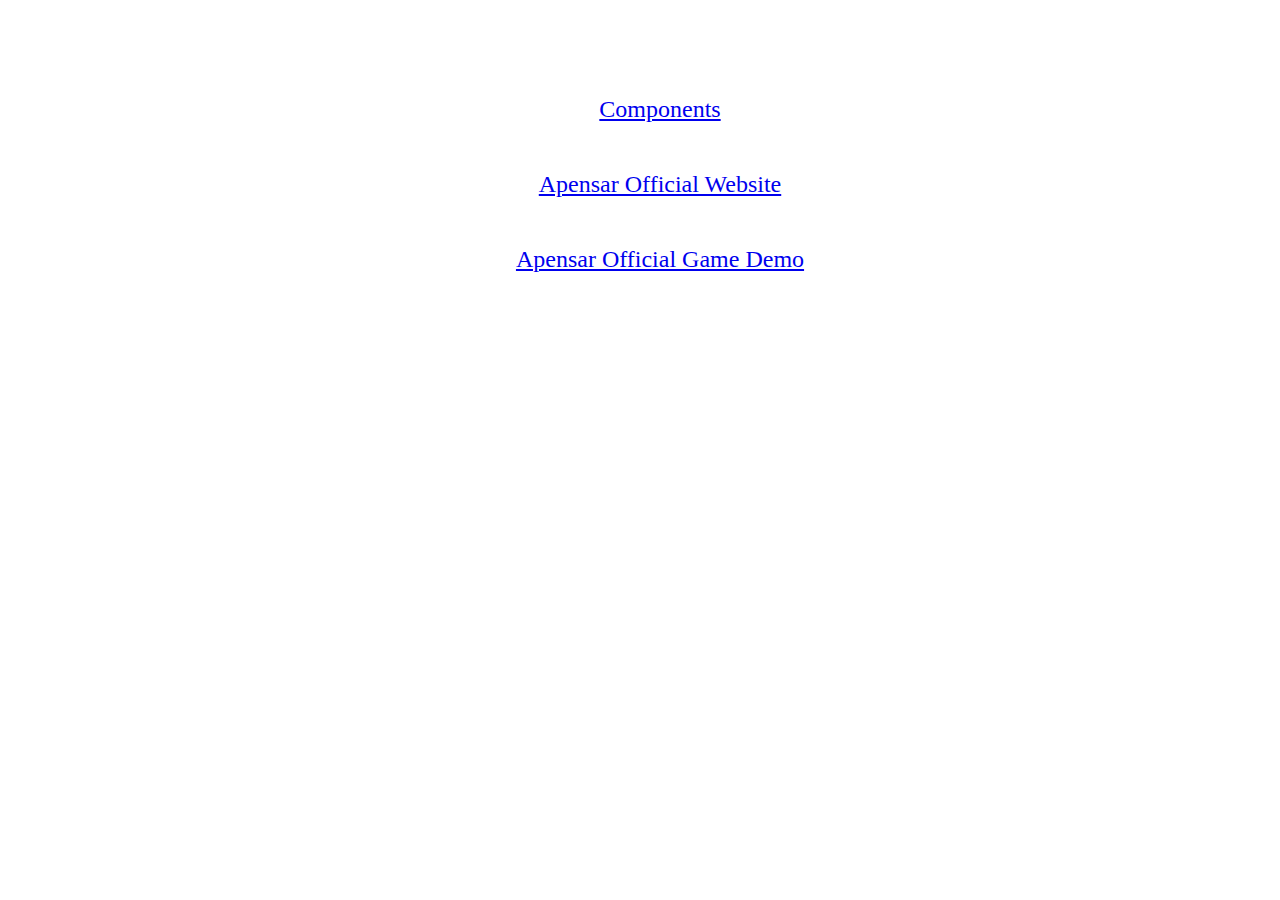
<file: index.html>
<html lang="en">
<head>
    <meta charset="UTF-8">
    <meta name="viewport" content="width=device-width, initial-scale=1.0">
    <title>Portfolio</title>

    <style>
        main {
            margin: 6rem auto;
            text-align: center;
        }

        ul {
            list-style: none;
        }

        li {
            font-size: 1.5rem;
            margin: 3rem 0;
        }
    </style>
</head>

<body>

    <main>
        <ul>
            <li>
                <a href="subrepositories/components/components.html">Components</a>
            </li>
            <li>
                <a href="subrepositories/apensar-website/apensar-website.html">Apensar Official Website</a>
            </li>
            <li>
                <a href="subrepositories/apensar-demo/apensar-demo.html">Apensar Official Game Demo</a>
            </li>
        </ul>
    </main>

</body>
</html>
</file>
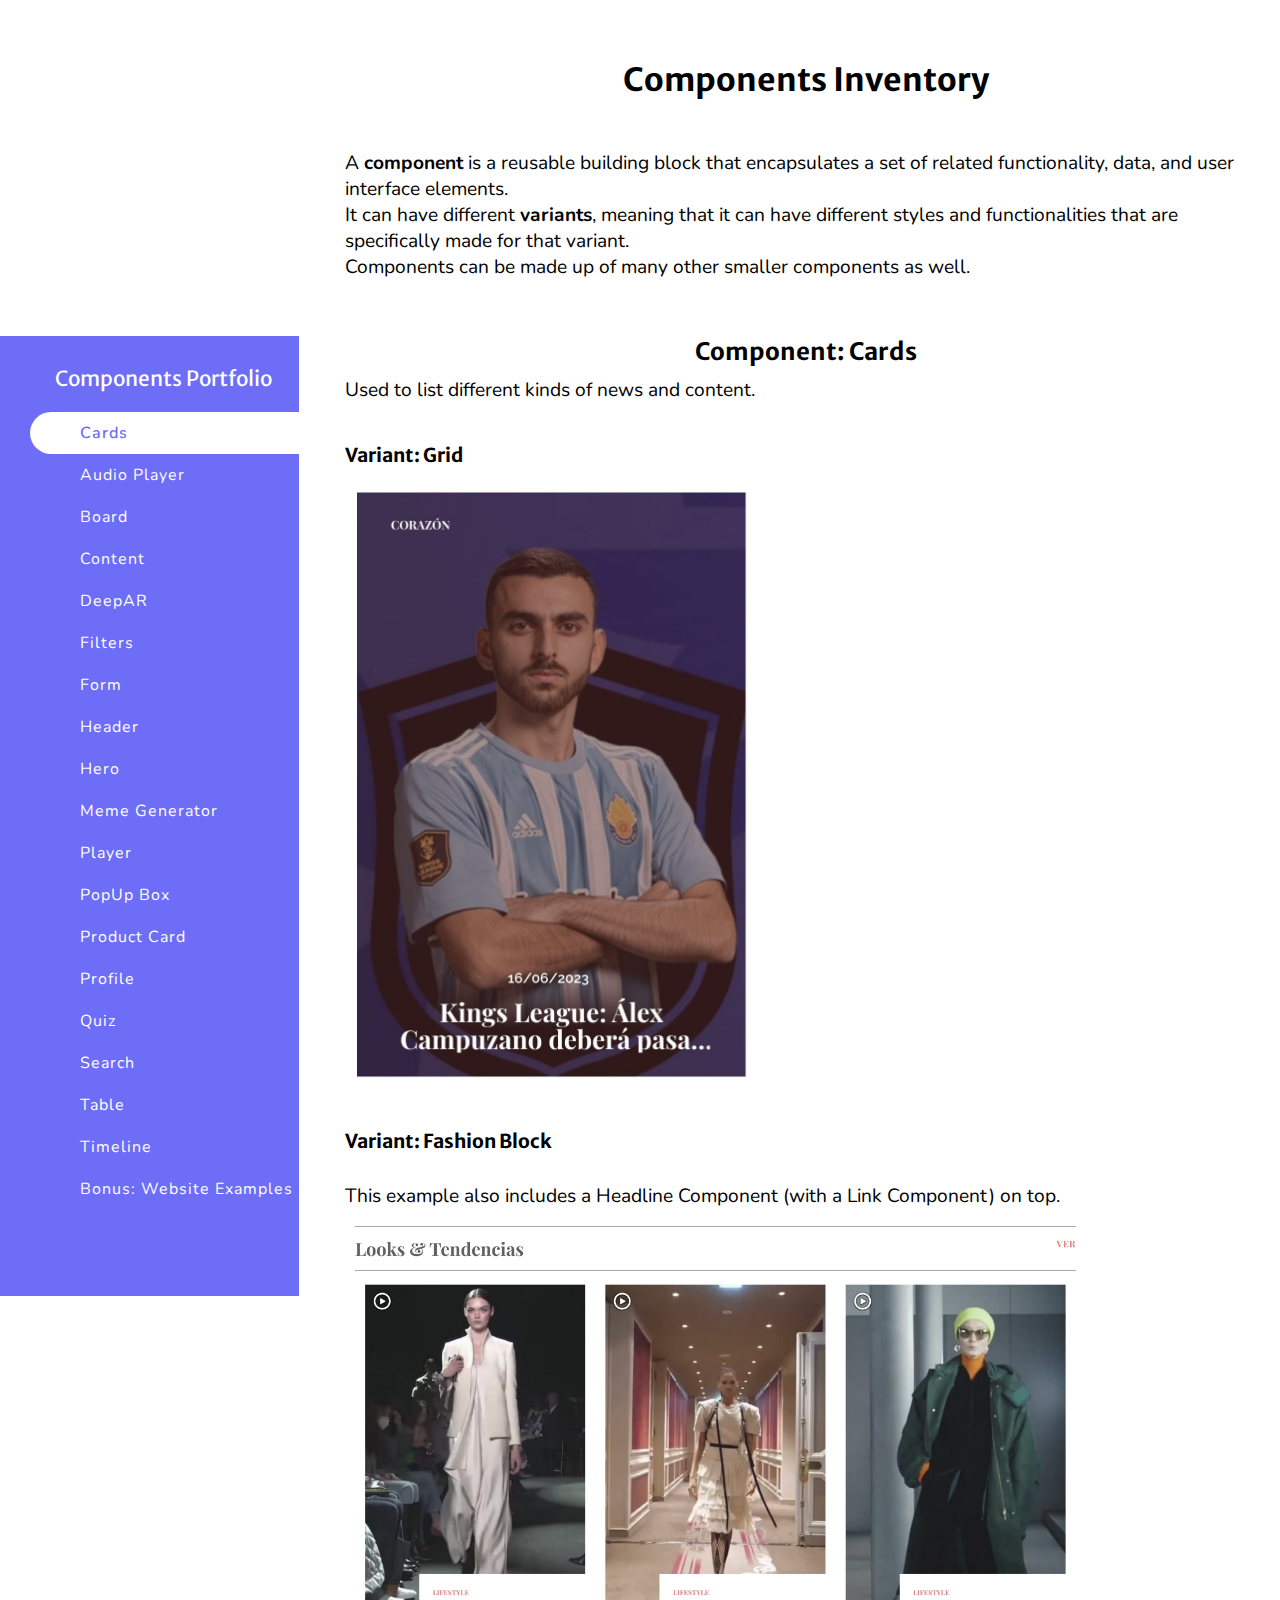
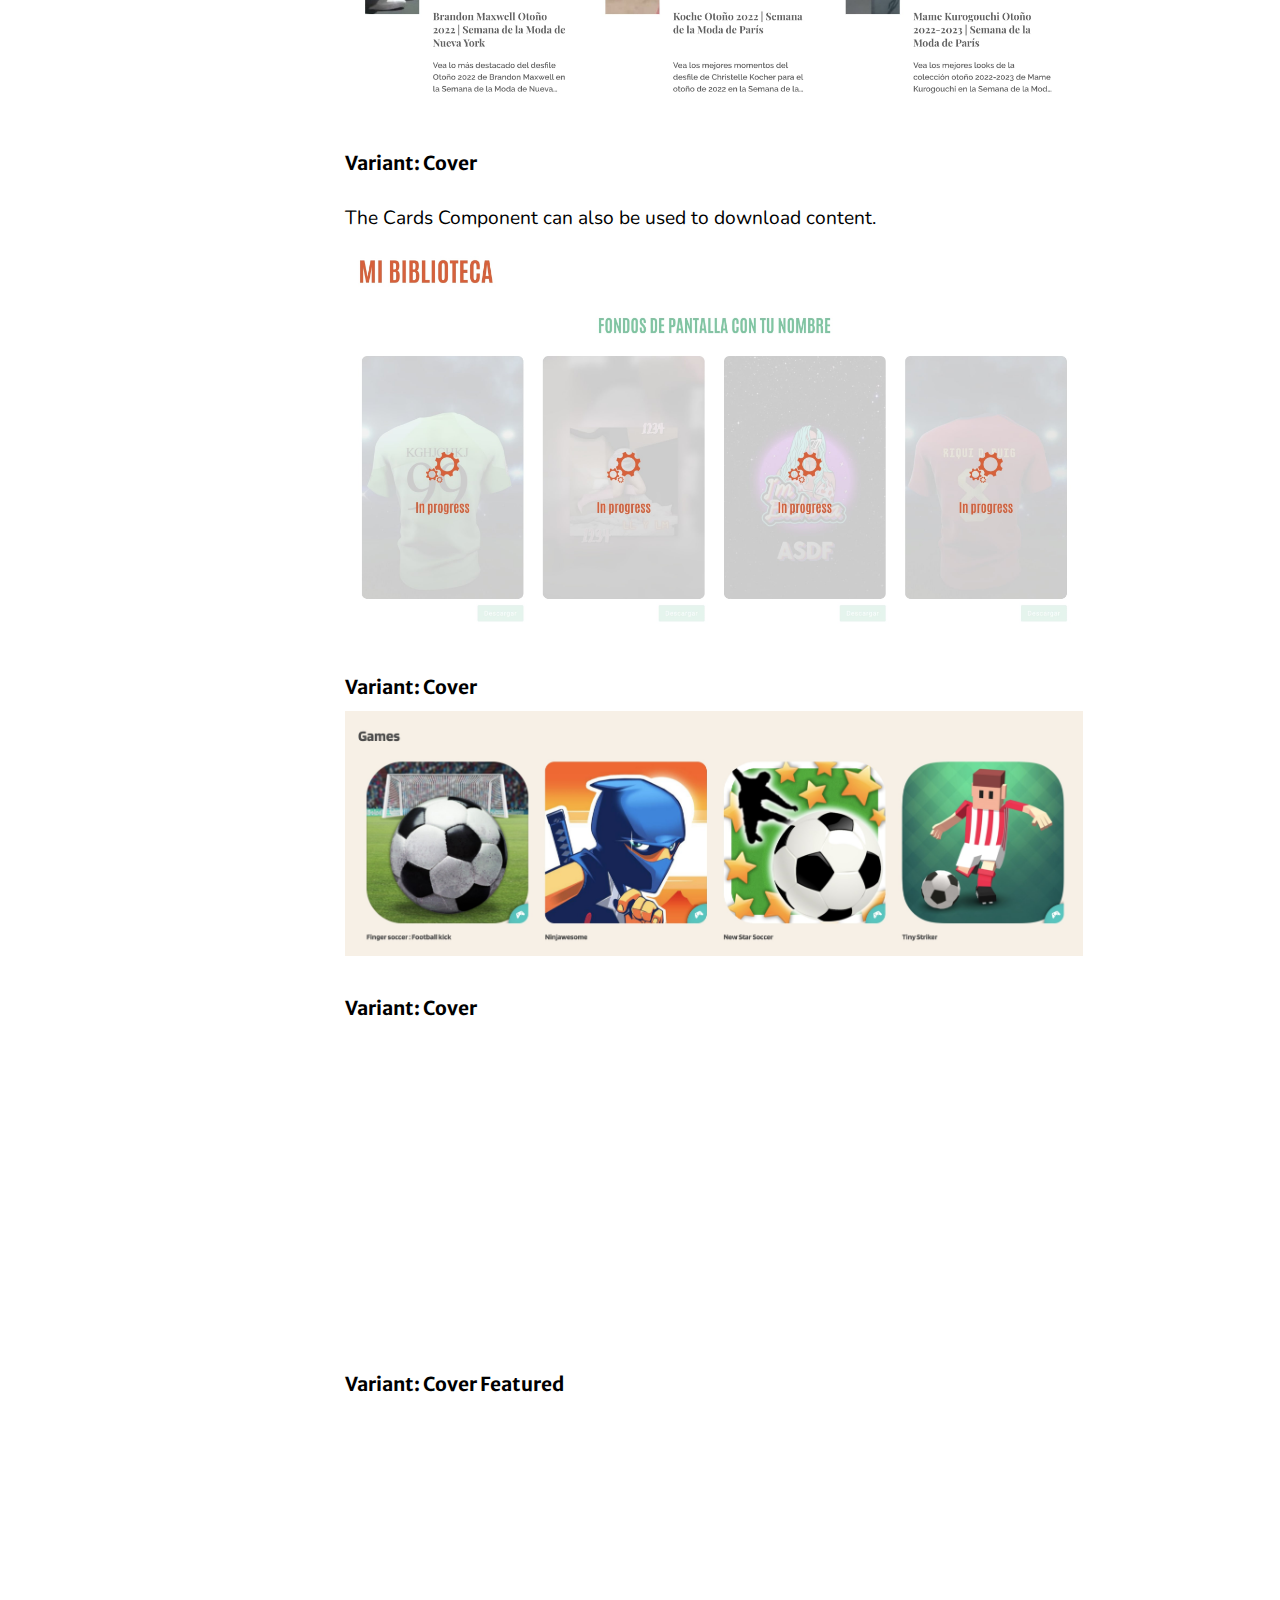
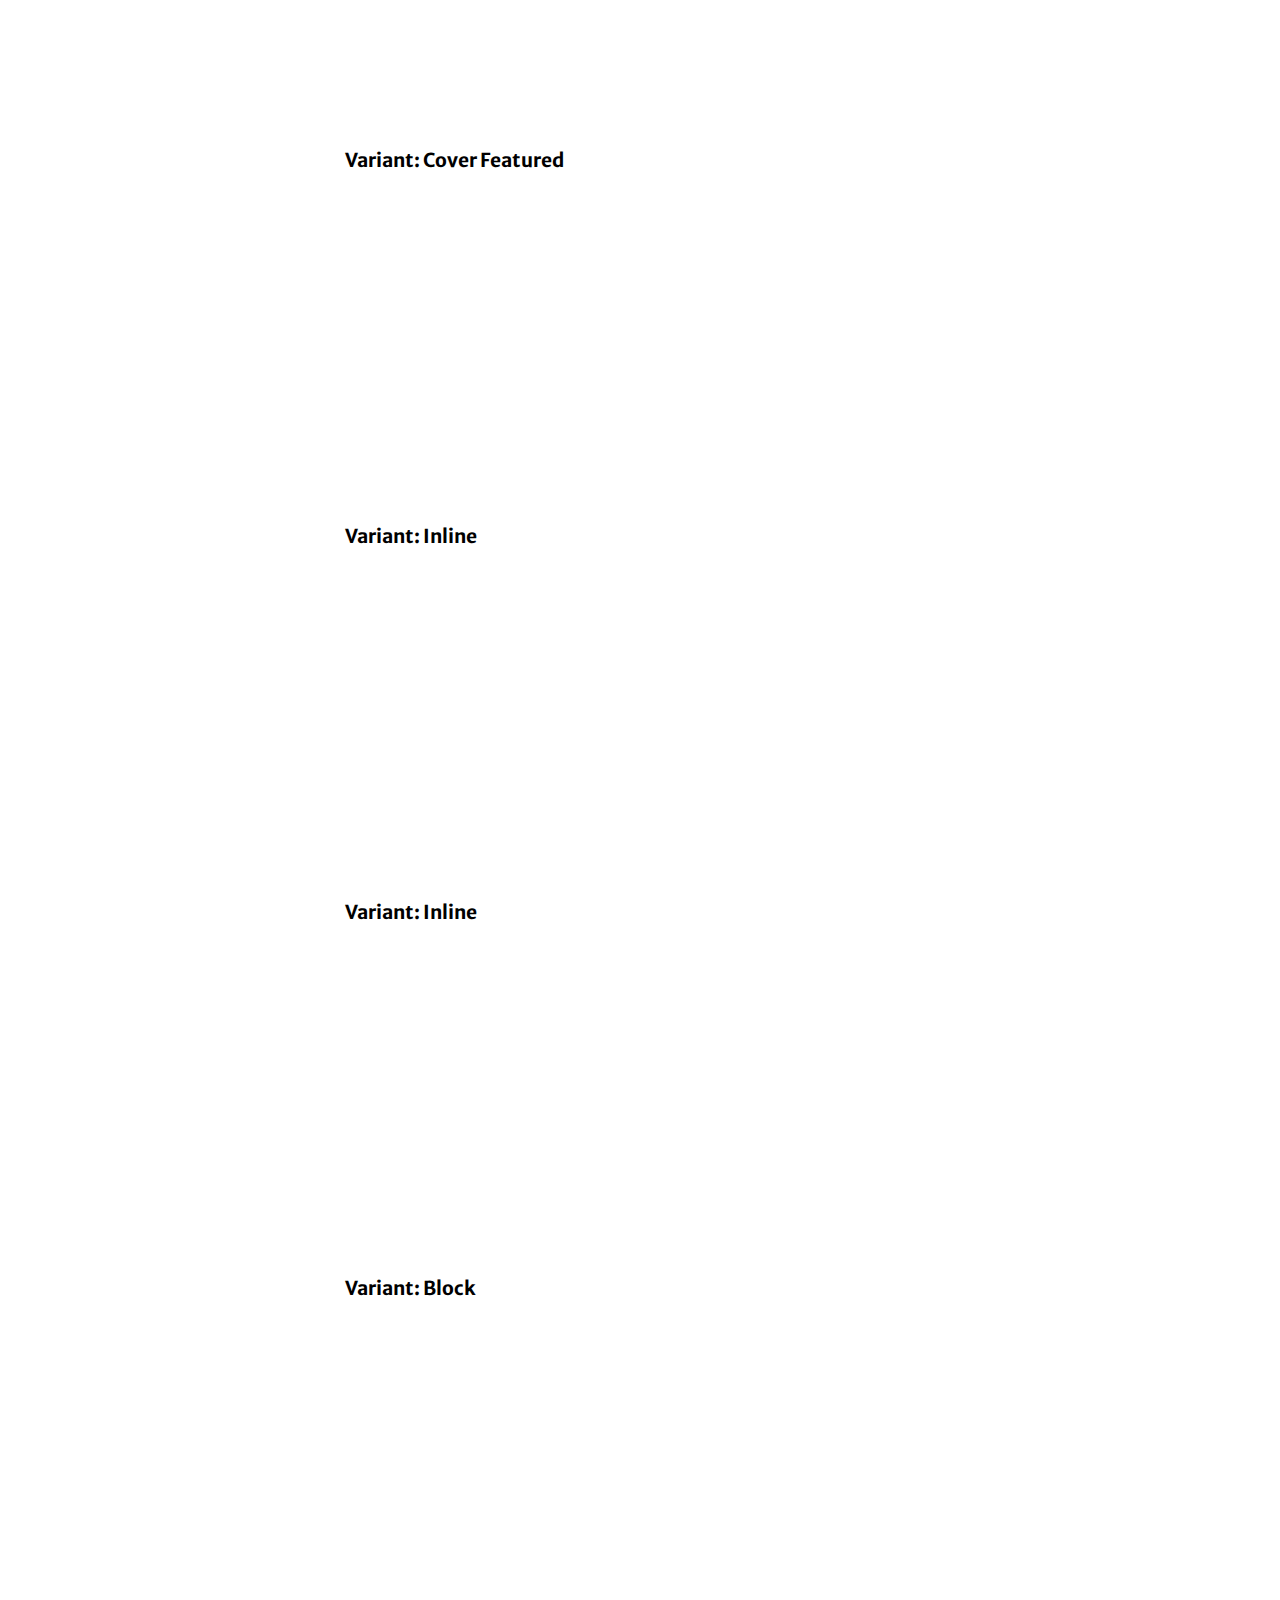
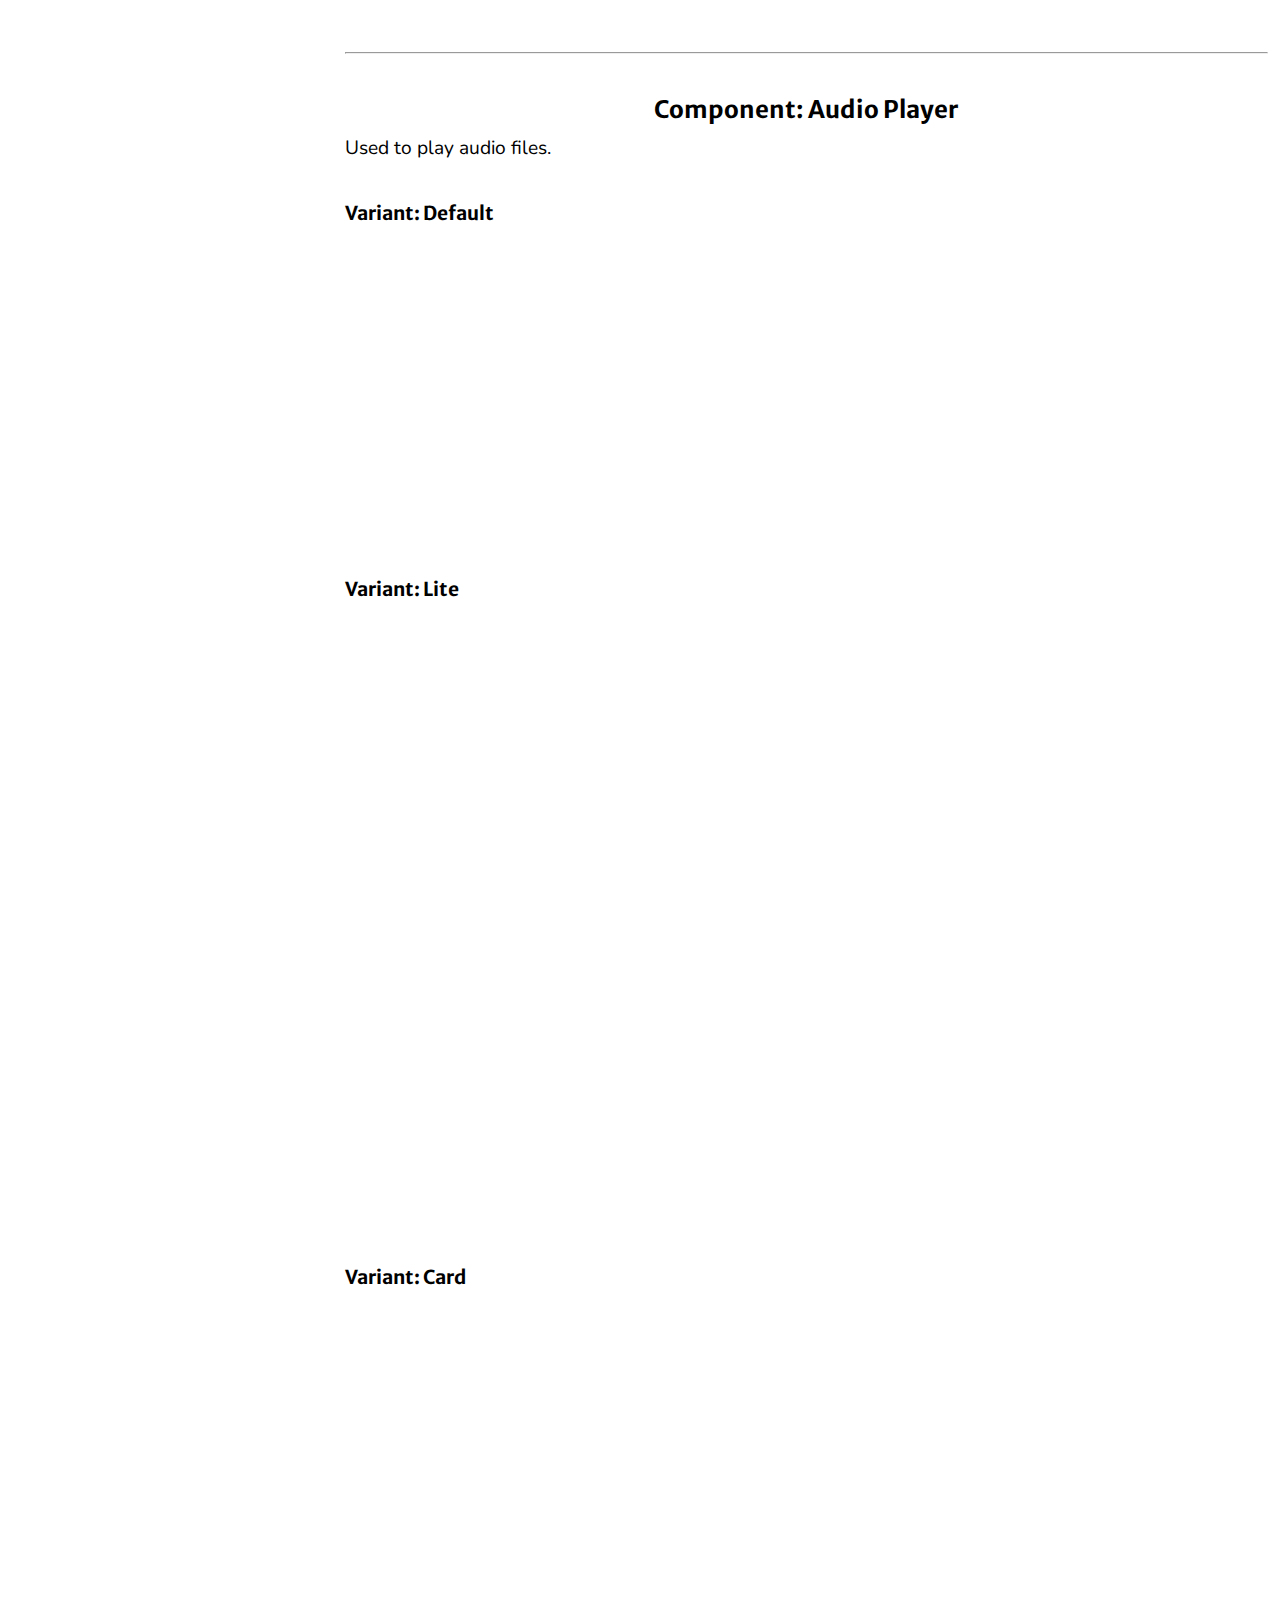
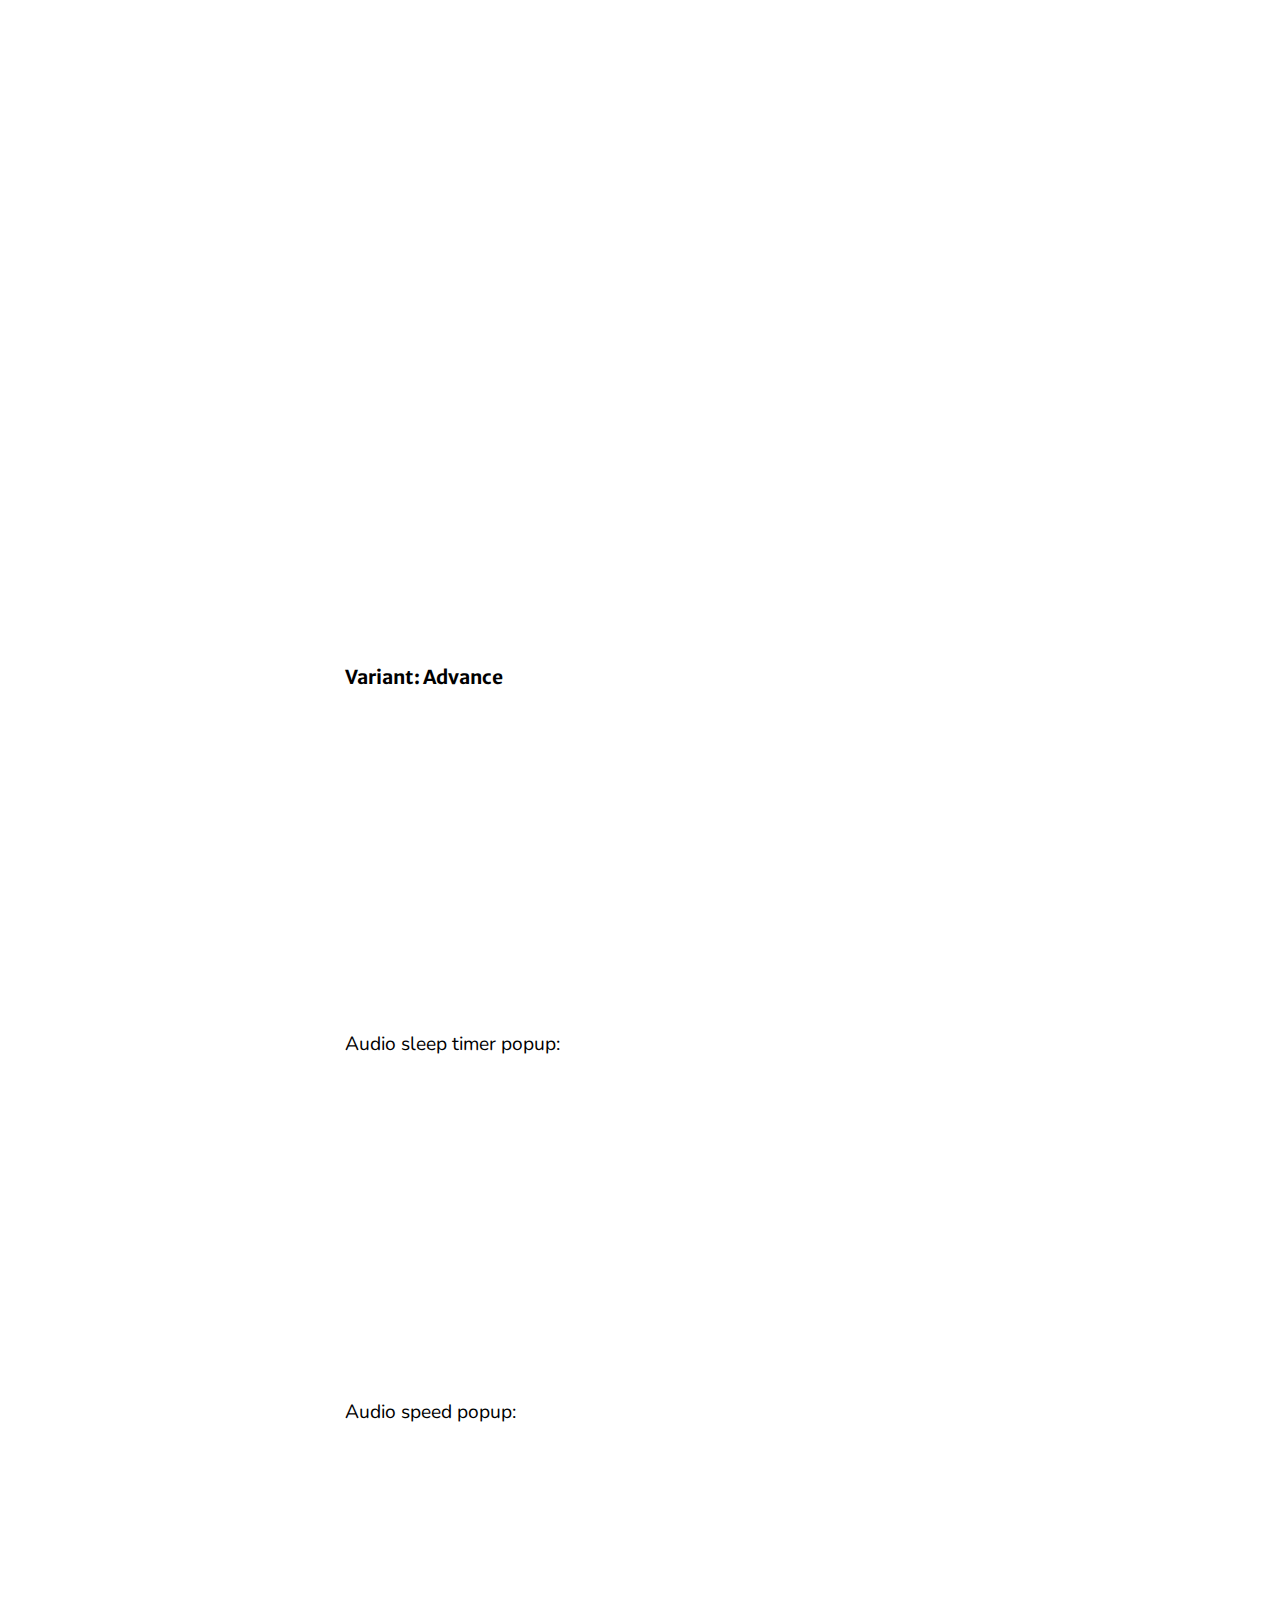
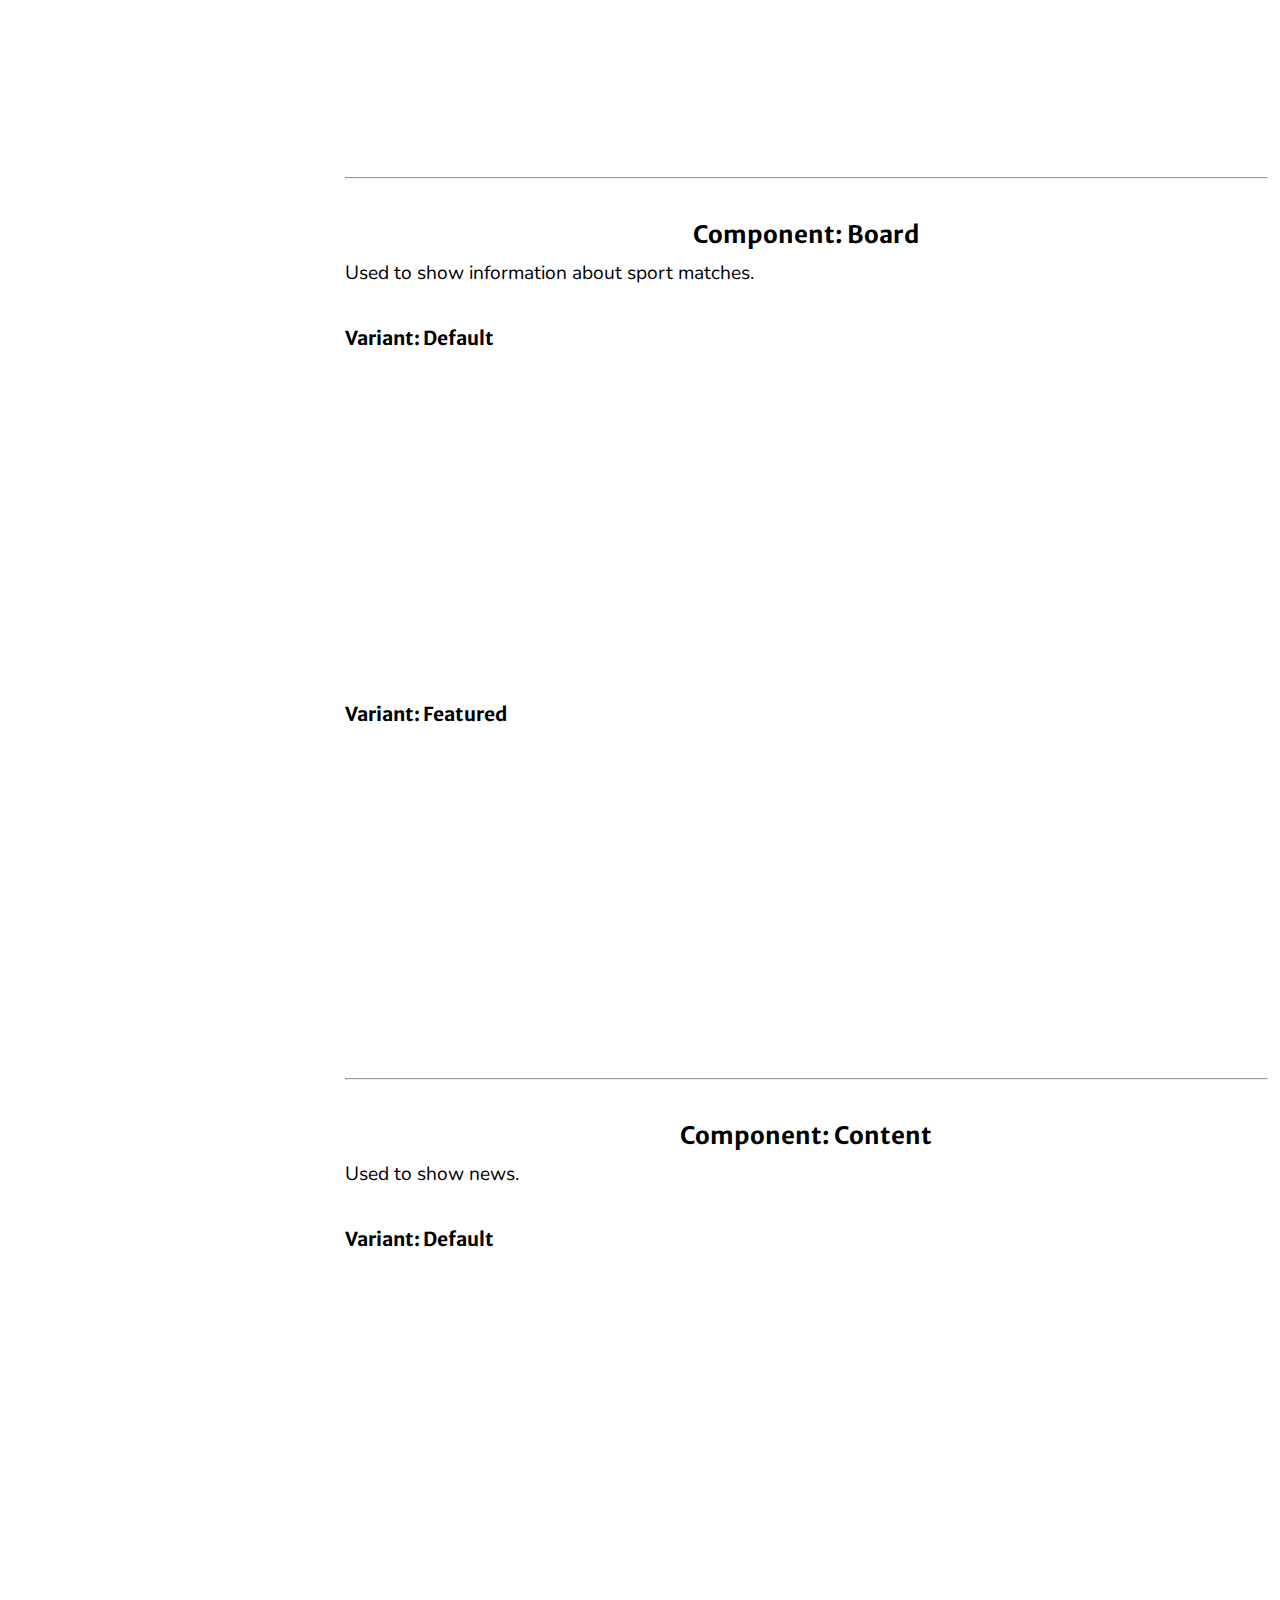
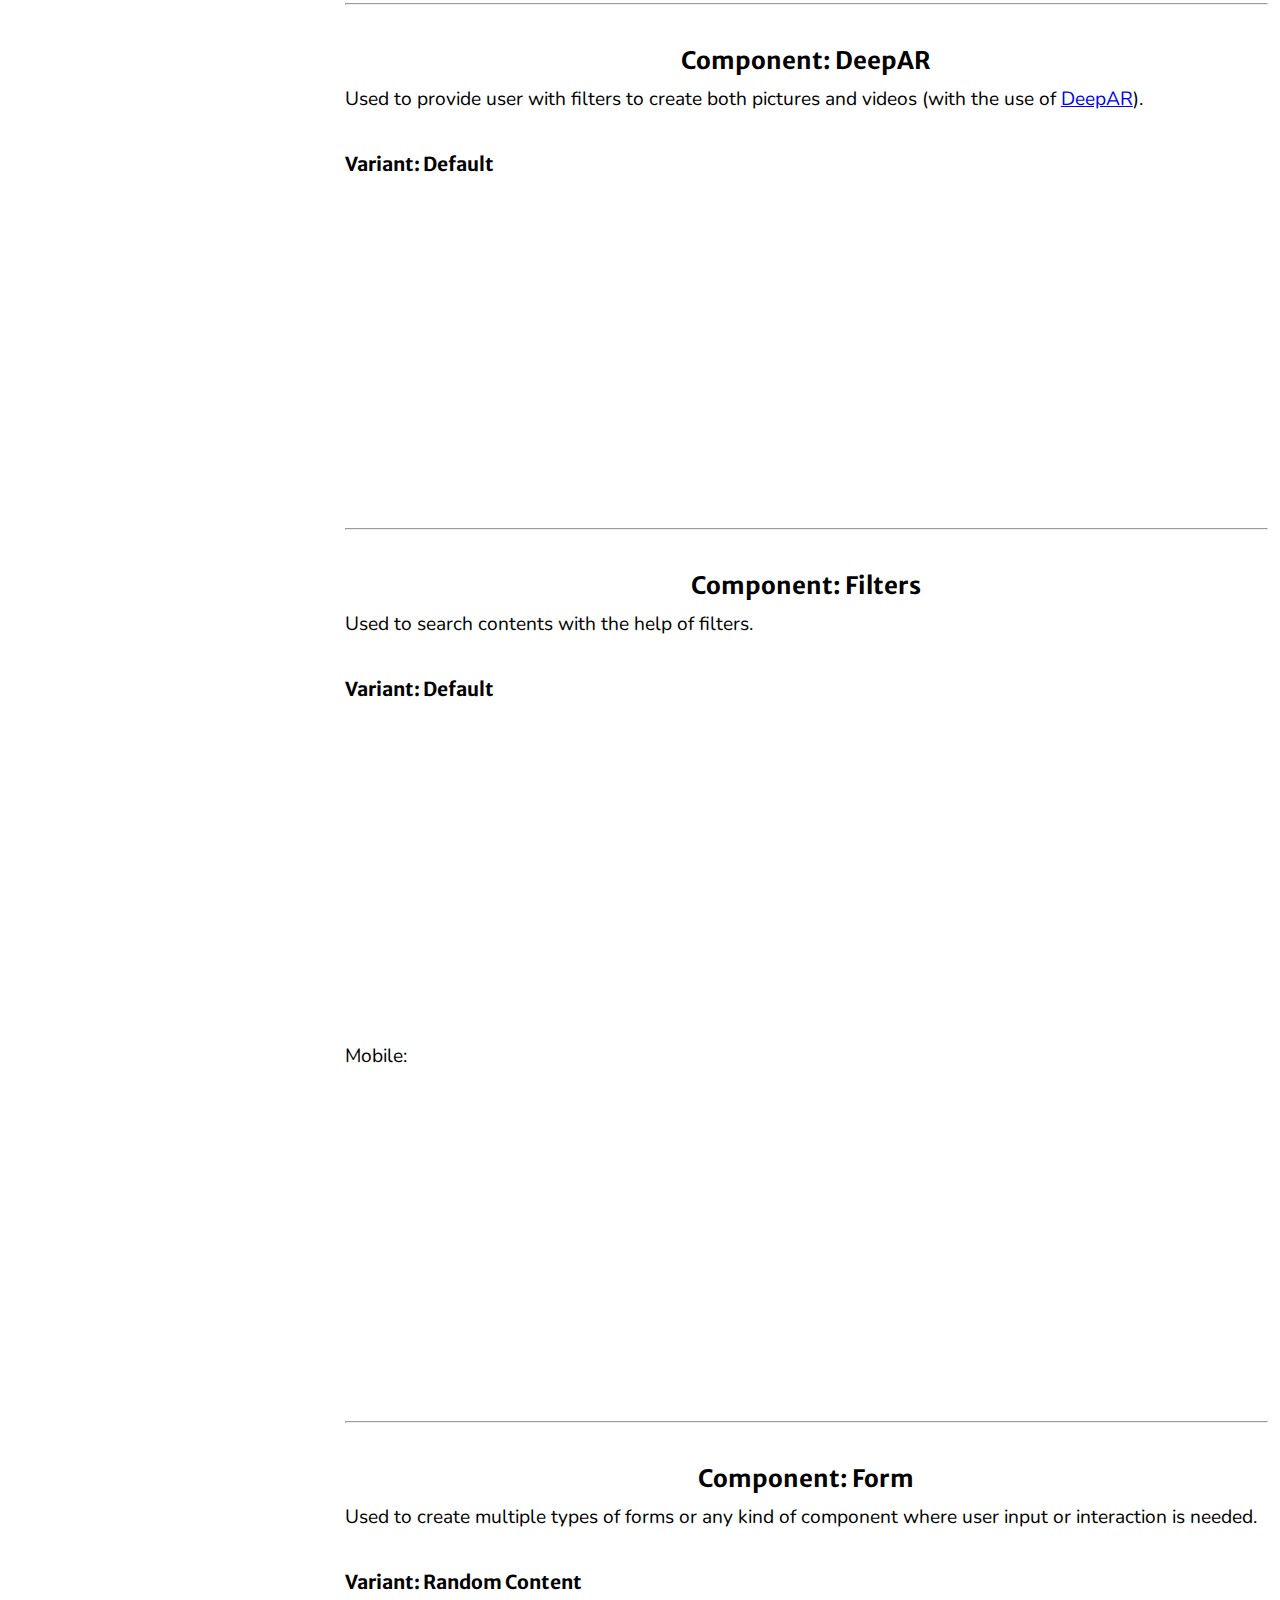
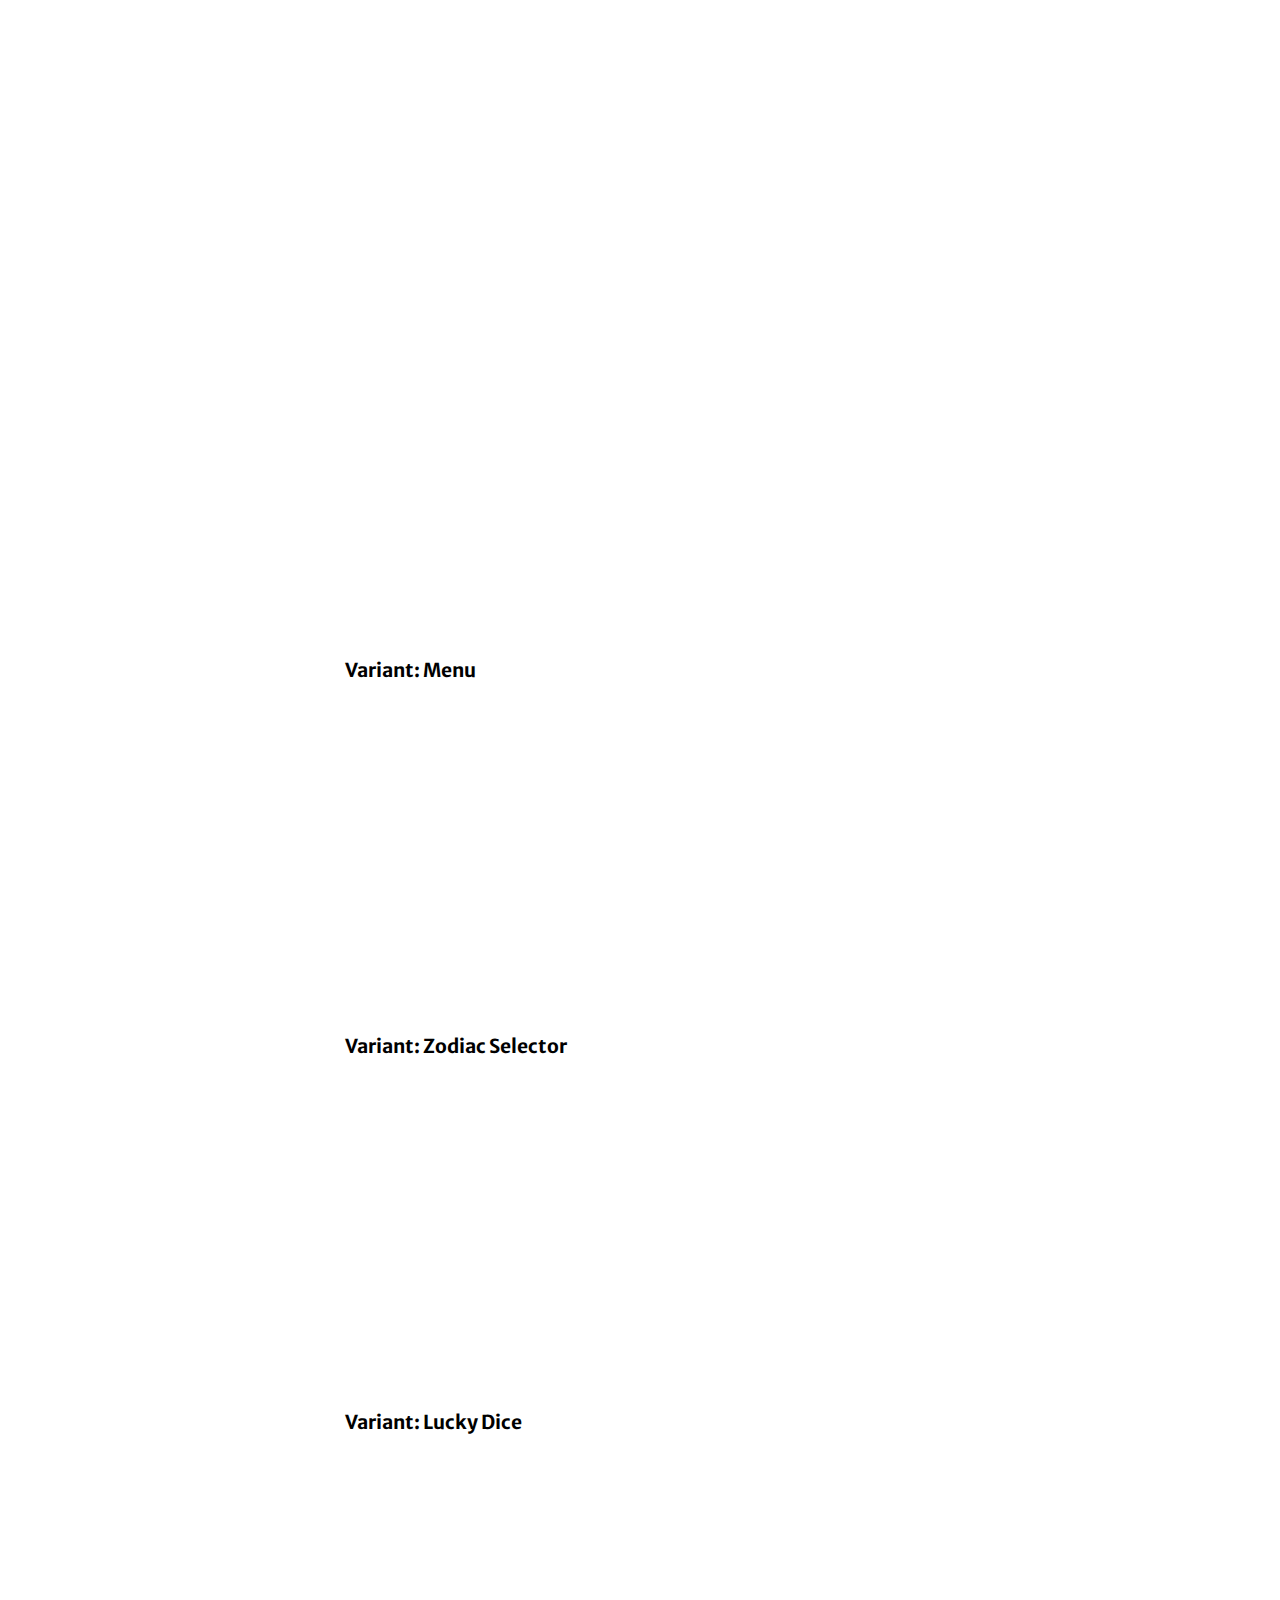
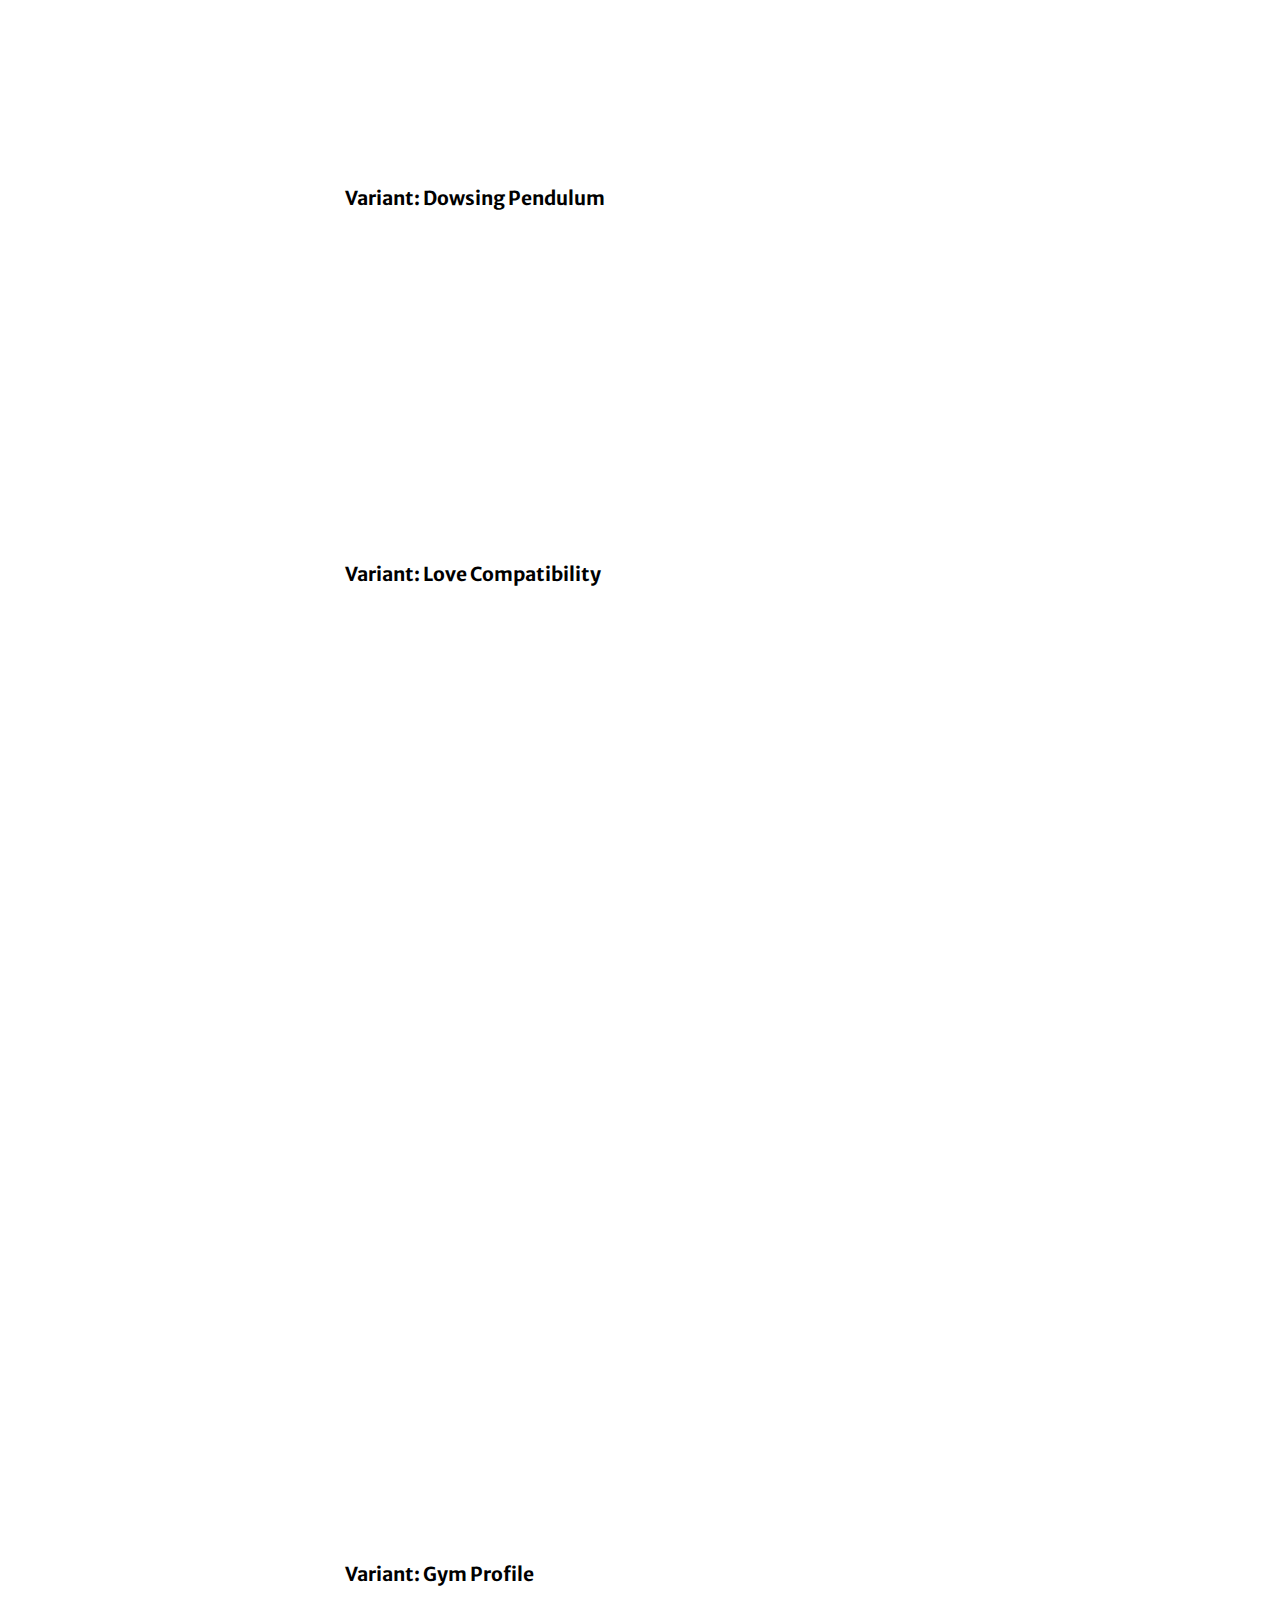
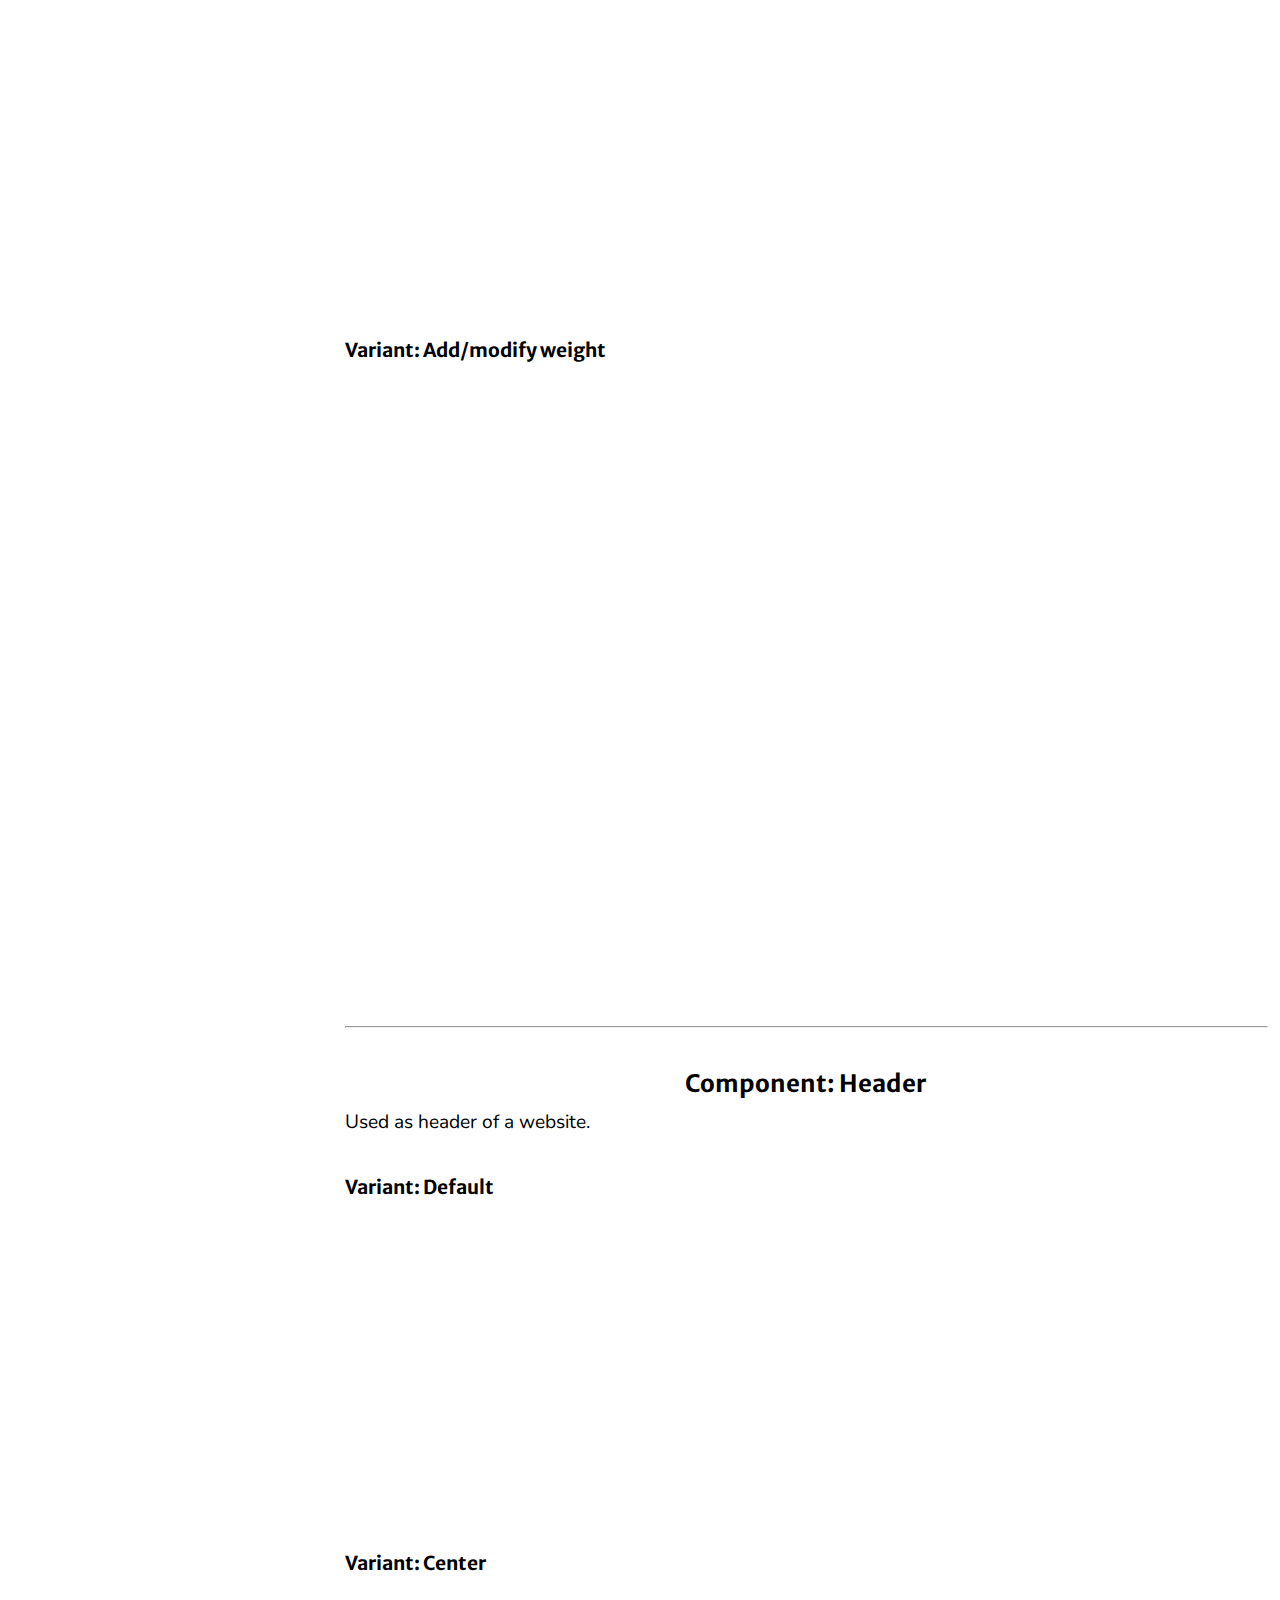
<file: subrepositories/components/components.html>
<html lang="en">
<head>
    <meta charset="UTF-8">
    <meta name="viewport" content="width=device-width, initial-scale=1.0">
    <title>Component Portfolio</title>

    <link rel="stylesheet" href="styles/styles.css">
</head>

<body>

    <nav id="navbar">
        <div class="navbar__inner-container">
            <div class="navbar__main">
                <a class="navbar__logo" href="#">Components Portfolio</a>
                <button id="navbar-hamburger">&#9776;</button>
            </div>

            <div class="navbar__menu">
                <ul>
                    <li><a href="#component-cards">Cards</a></li>
                    <li><a href="#component-audio-player">Audio Player</a></li>
                    <li><a href="#component-board">Board</a></li>
                    <li><a href="#component-content">Content</a></li>
                    <li><a href="#component-deepar">DeepAR</a></li>
                    <li><a href="#component-filters">Filters</a></li>
                    <li><a href="#component-form">Form</a></li>
                    <li><a href="#component-header">Header</a></li>
                    <li><a href="#component-hero">Hero</a></li>
                    <li><a href="#component-meme-generator">Meme Generator</a></li>
                    <li><a href="#component-player">Player</a></li>
                    <li><a href="#component-popup-box">PopUp Box</a></li>
                    <li><a href="#component-product-card">Product Card</a></li>
                    <li><a href="#component-profile">Profile</a></li>
                    <li><a href="#component-quiz">Quiz</a></li>
                    <li><a href="#component-search">Search</a></li>
                    <li><a href="#component-table">Table</a></li>
                    <li><a href="#component-timeline">Timeline</a></li>
                    <li><a href="#websites">Bonus: Website Examples</a></li>
                </ul>
            </div>
        </div>
    </nav>

    <div id="main">
        <section id="components">
            <h1>Components Inventory</h1>
    
            <p>
                A <b>component</b> is a reusable building block that encapsulates a set of related functionality, data, and user interface elements.
            </p>
            <p>
                It can have different <b>variants</b>, meaning that it can have different styles and functionalities that are specifically made for that variant.
            </p>
            <p>
                Components can be made up of many other smaller components as well.
            </p>
    
            <br><br>
    
    
            <div class="component-container" id="component-cards">
                <h2 class="component-container__title">Component: Cards</h2>
                <p class="component-container__text">Used to list different kinds of news and content.</p>
        
                <div class="component-container__variant">
                    <h4 class="component-container__variant-title">Variant: Grid</h4>
                    <img class="component-container__variant-image vertical lazy-load" data-src="img/cmp-cards01.jpg" alt="Cards Grid">
                </div>
    
                <div class="component-container__variant">
                    <h4 class="component-container__variant-title">Variant: Fashion Block</h4>
                    <p class="component-container__variant-text">This example also includes a Headline Component (with a Link Component) on top.</p>
                    <img class="component-container__variant-image horizontal lazy-load" data-src="img/cmp-cards02.jpg" alt="Cards Fashion Block">
                </div>
    
                <div class="component-container__variant">
                    <h4 class="component-container__variant-title">Variant: Cover</h4>
                    <p class="component-container__variant-text">The Cards Component can also be used to download content.</p>
                    <img class="component-container__variant-image horizontal lazy-load" data-src="img/cmp-cards03.jpg" alt="Cards Cover">
                </div>
    
                <div class="component-container__variant">
                    <h4 class="component-container__variant-title">Variant: Cover</h4>
                    <img class="component-container__variant-image horizontal lazy-load" data-src="img/cmp-cards04.jpg" alt="Cards Cover">
                </div>
    
                <div class="component-container__variant">
                    <h4 class="component-container__variant-title">Variant: Cover</h4>
                    <img class="component-container__variant-image horizontal lazy-load" data-src="img/cmp-cards05.jpg" alt="Cards Cover">
                </div>
    
                <div class="component-container__variant">
                    <h4 class="component-container__variant-title">Variant: Cover Featured</h4>
                    <img class="component-container__variant-image vertical lazy-load" data-src="img/cmp-cards06.jpg" alt="Cards Cover Featured">
                </div>
    
                <div class="component-container__variant">
                    <h4 class="component-container__variant-title">Variant: Cover Featured</h4>
                    <img class="component-container__variant-image horizontal lazy-load" data-src="img/cmp-cards07.jpg" alt="Cards Cover Featured">
                </div>
    
                <div class="component-container__variant">
                    <h4 class="component-container__variant-title">Variant: Inline</h4>
                    <img class="component-container__variant-image horizontal lazy-load" data-src="img/cmp-cards08.jpg" alt="Cards Inline">
                </div>
    
                <div class="component-container__variant">
                    <h4 class="component-container__variant-title">Variant: Inline</h4>
                    <img class="component-container__variant-image vertical lazy-load" data-src="img/cmp-cards09.jpg" alt="Cards Inline">
                </div>
    
                <div class="component-container__variant">
                    <h4 class="component-container__variant-title">Variant: Block</h4>
                    <img class="component-container__variant-image vertical lazy-load" data-src="img/cmp-cards12.jpg" alt="Cards Block">
                </div>
            </div>
    
            <hr>
    
            <div class="component-container" id="component-audio-player">
                <h2 class="component-container__title">Component: Audio Player</h2>
                <p class="component-container__text">Used to play audio files.</p>
        
                <div class="component-container__variant">
                    <h4 class="component-container__variant-title">Variant: Default</h4>
                    <img class="component-container__variant-image horizontal lazy-load" data-src="img/cmp-audio-player_default01.jpg" alt="Audio Player Default">
                </div>
    
                <div class="component-container__variant">
                    <h4 class="component-container__variant-title">Variant: Lite</h4>
                    <img class="component-container__variant-image small-horizontal lazy-load" data-src="img/cmp-audio-player_lite01.jpg" alt="Audio Player Lite">
                    <img class="component-container__variant-image small-horizontal lazy-load" data-src="img/cmp-audio-player_lite02.jpg" alt="Audio Player Lite">
                </div>
    
                <div class="component-container__variant">
                    <h4 class="component-container__variant-title">Variant: Card</h4>
                    <img class="component-container__variant-image horizontal lazy-load" data-src="img/cmp-audio-player_card01.jpg" alt="Audio Player Card">
                    <img class="component-container__variant-image horizontal lazy-load" data-src="img/cmp-audio-player_card02.jpg" alt="Audio Player Card">
                    <img class="component-container__variant-image horizontal lazy-load" data-src="img/cmp-audio-player_card03.jpg" alt="Audio Player Card">
                </div>
    
                <div class="component-container__variant">
                    <h4 class="component-container__variant-title">Variant: Advance</h4>
                    <img class="component-container__variant-image horizontal lazy-load" data-src="img/cmp-audio-player_advance01.jpg" alt="Audio Player Advance">
                    <p class="component-container__variant-text">Audio sleep timer popup:</p>
                    <img class="component-container__variant-image horizontal lazy-load" data-src="img/cmp-audio-player_advance02.jpg" alt="Audio Player Advance">
                    <p class="component-container__variant-text">Audio speed popup:</p>
                    <img class="component-container__variant-image horizontal lazy-load" data-src="img/cmp-audio-player_advance03.jpg" alt="Audio Player Advance">
                </div>
            </div>
    
            <hr>
    
            <div class="component-container" id="component-board">
                <h2 class="component-container__title">Component: Board</h2>
                <p class="component-container__text">Used to show information about sport matches.</p>
        
                <div class="component-container__variant">
                    <h4 class="component-container__variant-title">Variant: Default</h4>
                    <img class="component-container__variant-image horizontal lazy-load" data-src="img/cmp-board_default01.jpg" alt="Board Default">
                </div>
    
                <div class="component-container__variant">
                    <h4 class="component-container__variant-title">Variant: Featured</h4>
                    <img class="component-container__variant-image horizontal lazy-load" data-src="img/cmp-board_featured01.jpg" alt="Board Featured">
                </div>
            </div>
    
            <hr>
    
            <div class="component-container" id="component-content">
                <h2 class="component-container__title">Component: Content</h2>
                <p class="component-container__text">Used to show news.</p>
    
                <div class="component-container__variant">
                    <h4 class="component-container__variant-title">Variant: Default</h4>
                    <img class="component-container__variant-image horizontal lazy-load" data-src="img/cmp-content-new_default01.jpg" alt="Content">
                </div>
            </div>
    
            <hr>
    
            <div class="component-container" id="component-deepar">
                <h2 class="component-container__title">Component: DeepAR</h2>
                <p class="component-container__text">Used to provide user with filters to create both pictures and videos (with the use of <a href="https://www.deepar.ai/">DeepAR</a>).</p>
    
                <div class="component-container__variant">
                    <h4 class="component-container__variant-title">Variant: Default</h4>
                    <img class="component-container__variant-image horizontal lazy-load" data-src="img/cmp-deepar01.jpg" alt="DeepAR">
                </div>
            </div>
    
            <hr>
    
            <div class="component-container" id="component-filters">
                <h2 class="component-container__title">Component: Filters</h2>
                <p class="component-container__text">Used to search contents with the help of filters.</p>
    
                <div class="component-container__variant">
                    <h4 class="component-container__variant-title">Variant: Default</h4>
                    <img class="component-container__variant-image horizontal lazy-load" data-src="img/cmp-filters01.jpg" alt="Filters">
                    <p class="component-container__variant-text">Mobile:</p>
                    <img class="component-container__variant-image vertical lazy-load" data-src="img/cmp-filters02.jpg" alt="Filters">
                </div>
            </div>
    
            <hr>
    
            <div class="component-container" id="component-form">
                <h2 class="component-container__title">Component: Form</h2>
                <p class="component-container__text">Used to create multiple types of forms or any kind of component where user input or interaction is needed.</p>
    
                <div class="component-container__variant">
                    <h4 class="component-container__variant-title">Variant: Random Content</h4>
                    <img class="component-container__variant-image horizontal lazy-load" data-src="img/cmp-form_random-content01.jpg" alt="Form Random Content">
                    <img class="component-container__variant-image horizontal lazy-load" data-src="img/cmp-form_random-content02.jpg" alt="Form Random Content">
                </div>
    
                <div class="component-container__variant">
                    <h4 class="component-container__variant-title">Variant: Menu</h4>
                    <img class="component-container__variant-image horizontal lazy-load" data-src="img/cmp-form_menu01.jpg" alt="Form Menu">
                </div>
    
                <div class="component-container__variant">
                    <h4 class="component-container__variant-title">Variant: Zodiac Selector</h4>
                    <img class="component-container__variant-image horizontal lazy-load" data-src="img/cmp-form_zodiac-selector.jpg" alt="Form Zodiac Selector">
                </div>
    
                <div class="component-container__variant">
                    <h4 class="component-container__variant-title">Variant: Lucky Dice</h4>
                    <img class="component-container__variant-image horizontal lazy-load" data-src="img/cmp-form_lucky-dice01.jpg" alt="Form Lucky Dice">
                </div>
    
                <div class="component-container__variant">
                    <h4 class="component-container__variant-title">Variant: Dowsing Pendulum</h4>
                    <img class="component-container__variant-image horizontal lazy-load" data-src="img/cmp-form_dowsing-pendulum01.jpg" alt="Form Dowsing Pendulum">
                </div>
    
                <div class="component-container__variant">
                    <h4 class="component-container__variant-title">Variant: Love Compatibility</h4>
                    <img class="component-container__variant-image horizontal lazy-load" data-src="img/cmp-form_love-compatibility01.jpg" alt="Form Love Compatibility">
                    <img class="component-container__variant-image horizontal lazy-load" data-src="img/cmp-form_love-compatibility02.jpg" alt="Form Love Compatibility">
                    <img class="component-container__variant-image horizontal lazy-load" data-src="img/cmp-form_love-compatibility03.jpg" alt="Form Love Compatibility">
                </div>
    
                <div class="component-container__variant">
                    <h4 class="component-container__variant-title">Variant: Gym Profile</h4>
                    <img class="component-container__variant-image horizontal lazy-load" data-src="img/cmp-form_gym-profile.jpg" alt="Form Gym Profile">
                </div>
    
                <div class="component-container__variant">
                    <h4 class="component-container__variant-title">Variant: Add/modify weight</h4>
                    <img class="component-container__variant-image horizontal lazy-load" data-src="img/cmp-form_add-modify-weight02.jpg" alt="Form Add Modify Weight">
                    <img class="component-container__variant-image horizontal lazy-load" data-src="img/cmp-form_add-modify-weight01.jpg" alt="Form Add Modify Weight">
                </div>
    
            </div>
    
            <hr>
    
            <div class="component-container" id="component-header">
                <h2 class="component-container__title">Component: Header</h2>
                <p class="component-container__text">Used as header of a website.</p>
    
                <div class="component-container__variant">
                    <h4 class="component-container__variant-title">Variant: Default</h4>
                    <img class="component-container__variant-image horizontal lazy-load" data-src="img/cmp-header04.jpg" alt="Header Default">
                </div>
    
                <div class="component-container__variant">
                    <h4 class="component-container__variant-title">Variant: Center</h4>
                    <img class="component-container__variant-image horizontal lazy-load" data-src="img/cmp-header01.jpg" alt="Header Center">
                </div>
    
                <div class="component-container__variant">
                    <h4 class="component-container__variant-title">Variant: Box</h4>
                    <img class="component-container__variant-image horizontal lazy-load" data-src="img/cmp-header02.jpg" alt="Header Box">
                    <img class="component-container__variant-image horizontal lazy-load" data-src="img/cmp-header03.jpg" alt="Header Box">
                </div>
            </div>
    
            <hr>
    
            <div class="component-container" id="component-hero">
                <h2 class="component-container__title">Component: Hero</h2>
                <p class="component-container__text">Used as first component of a page to show relevant information to user.</p>
    
                <div class="component-container__variant">
                    <h4 class="component-container__variant-title">Variant: Default</h4>
                    <img class="component-container__variant-image horizontal lazy-load" data-src="img/cmp-hero_default01.jpg" alt="Hero Default">
                </div>
    
                <div class="component-container__variant">
                    <h4 class="component-container__variant-title">Variant: Editorial</h4>
                    <img class="component-container__variant-image horizontal lazy-load" data-src="img/cmp-hero_editorial01.jpg" alt="Hero Editorial">
                </div>
    
                <div class="component-container__variant">
                    <h4 class="component-container__variant-title">Variant: Main</h4>
                    <img class="component-container__variant-image horizontal lazy-load" data-src="img/cmp-hero_main01.jpg" alt="Hero Main">
                </div>
            </div>
    
            <hr>
    
            <div class="component-container" id="component-meme-generator">
                <h2 class="component-container__title">Component: Meme Generator</h2>
                <p class="component-container__text">Used to create custom memes.</p>
    
                <div class="component-container__variant">
                    <h4 class="component-container__variant-title">Variant: Default</h4>
                    <img class="component-container__variant-image horizontal lazy-load" data-src="img/cmp-meme-generator01.jpg" alt="Meme Generator">
                    <img class="component-container__variant-image horizontal lazy-load" data-src="img/cmp-meme-generator02.jpg" alt="Meme Generator">
                </div>
            </div>
    
            <hr>
    
            <div class="component-container" id="component-player">
                <h2 class="component-container__title">Component: Player</h2>
                <p class="component-container__text">Used to show videos.</p>
    
                <div class="component-container__variant">
                    <h4 class="component-container__variant-title">Variant: Default</h4>
                    <img class="component-container__variant-image horizontal lazy-load" data-src="img/cmp-player01.jpg" alt="Player">
                </div>
            </div>
    
            <hr>
    
            <div class="component-container" id="component-popup-box">
                <h2 class="component-container__title">Component: PopUp Box</h2>
                <p class="component-container__text">Used to show popup messages in other components.</p>
    
                <div class="component-container__variant">
                    <h4 class="component-container__variant-title">Variant: Default</h4>
                    <img class="component-container__variant-image horizontal lazy-load" data-src="img/cmp-popup-box01.jpg" alt="PopUp Box">
                </div>
            </div>
    
            <hr>
    
            <div class="component-container" id="component-product-card">
                <h2 class="component-container__title">Component: Product Card</h2>
                <p class="component-container__text">Used to show information or content about a product.</p>
    
                <div class="component-container__variant">
                    <h4 class="component-container__variant-title">Variant: Default</h4>
                    <img class="component-container__variant-image horizontal lazy-load" data-src="img/cmp-product-card01.jpg" alt="Product Card">
                </div>
    
                <div class="component-container__variant">
                    <h4 class="component-container__variant-title">Variant: Wallpapers</h4>
                    <img class="component-container__variant-image horizontal lazy-load" data-src="img/cmp-product-card_wallpapers01.jpg" alt="Product Card Wallpapers">
                    <img class="component-container__variant-image horizontal lazy-load" data-src="img/cmp-product-card_wallpapers02.jpg" alt="Product Card Wallpapers">
                    <img class="component-container__variant-image horizontal lazy-load" data-src="img/cmp-product-card_wallpapers03.jpg" alt="Product Card Wallpapers">
                </div>
            </div>
    
            <hr>
    
            <div class="component-container" id="component-profile">
                <h2 class="component-container__title">Component: Profile</h2>
                <p class="component-container__text">Used to select a profile to navigate a website.</p>
    
                <div class="component-container__variant">
                    <h4 class="component-container__variant-title">Variant: Profile Selector</h4>
                    <img class="component-container__variant-image horizontal lazy-load" data-src="img/cmp-profile_profile-selector02.jpg" alt="Profile Selector">
                    <img class="component-container__variant-image horizontal lazy-load" data-src="img/cmp-profile_profile-selector01.jpg" alt="Profile Selector">
                </div>
            </div>
    
            <hr>
    
            <div class="component-container" id="component-quiz">
                <h2 class="component-container__title">Component: Quiz</h2>
                <p class="component-container__text">Used to present a quiz to user.</p>
    
                <div class="component-container__variant">
                    <h4 class="component-container__variant-title">Variant: Default</h4>
                    <img class="component-container__variant-image horizontal lazy-load" data-src="img/cmp-quiz_default01.jpg" alt="Quiz">
                </div>
    
                <div class="component-container__variant">
                    <h4 class="component-container__variant-title">Variant: Simple</h4>
                    <img class="component-container__variant-image horizontal lazy-load" data-src="img/cmp-quiz_simple01.jpg" alt="Quiz Simple">
                </div>
            </div>
    
            <hr>
    
            <div class="component-container" id="component-search">
                <h2 class="component-container__title">Component: Search</h2>
                <p class="component-container__text">Used to search contents from a website.</p>
    
                <div class="component-container__variant">
                    <h4 class="component-container__variant-title">Variant: Default</h4>
                    <img class="component-container__variant-image horizontal lazy-load" data-src="img/cmp-search01.jpg" alt="Search">
                </div>
            </div>
    
            <hr>
    
            <div class="component-container" id="component-table">
                <h2 class="component-container__title">Component: Table</h2>
                <p class="component-container__text">Used to show information about sport matches.</p>
    
                <div class="component-container__variant">
                    <h4 class="component-container__variant-title">Variant: Results</h4>
                    <img class="component-container__variant-image horizontal lazy-load" data-src="img/cmp-table_results01.jpg" alt="Table Results">
                </div>
    
                <div class="component-container__variant">
                    <h4 class="component-container__variant-title">Variant: Standings</h4>
                    <img class="component-container__variant-image horizontal lazy-load" data-src="img/cmp-table_standings02.jpg" alt="Table Standings">
                    <img class="component-container__variant-image vertical lazy-load" data-src="img/cmp-table_standings01.jpg" alt="Table Standings">
                </div>
    
                <div class="component-container__variant">
                    <h4 class="component-container__variant-title">Variant: Live</h4>
                    <img class="component-container__variant-image horizontal lazy-load" data-src="img/cmp-table_live01.jpg" alt="Table Live">
                </div>
            </div>
    
            <hr>
    
            <div class="component-container" id="component-timeline">
                <h2 class="component-container__title">Component: Timeline</h2>
                <p class="component-container__text">Used to show the timeline of a specific content (ex. sport matches, TV programming, ...).</p>
    
                <div class="component-container__variant">
                    <h4 class="component-container__variant-title">Variant: Default</h4>
                    <img class="component-container__variant-image horizontal lazy-load" data-src="img/cmp-timeline_default01.jpg" alt="Timeline">
                </div>
    
                <div class="component-container__variant">
                    <h4 class="component-container__variant-title">Variant: Programming</h4>
                    <img class="component-container__variant-image horizontal lazy-load" data-src="img/cmp-timeline_programming01.jpg" alt="Timeline Programming">
                </div>
            </div>
    
            <hr>
    
        </section>
    
        <section class="component-container" id="websites">
            <h1>Websites</h1>
    
            <p>
                The previous components (and many more) are used to build websites, like some of the examples below.
            </p>
    
            <div class="website-section-container">
                <img class="website-section-container__image horizontal lazy-load" data-src="img/Conjunto02.jpg" alt="Website section">
                <img class="website-section-container__image horizontal lazy-load" data-src="img/Conjunto01.jpg" alt="Website section">
                <img class="website-section-container__image horizontal lazy-load" data-src="img/Conjunto05.jpg" alt="Website section">
                <img class="website-section-container__image horizontal lazy-load" data-src="img/Conjunto07.jpg" alt="Website section">
                <img class="website-section-container__image horizontal lazy-load" data-src="img/Conjunto06.jpg" alt="Website section">
                <img class="website-section-container__image horizontal lazy-load" data-src="img/Conjunto04.jpg" alt="Website section">
                <img class="website-section-container__image horizontal lazy-load" data-src="img/Conjunto08.jpg" alt="Website section">
            </div>
        </section>
    </div>

    <script src="js/index.js"></script>

</body>
</html>
</file>
<file: subrepositories/components/styles/styles.css>
@import url("https://fonts.googleapis.com/css2?family=Merriweather+Sans:wght@600&family=Nunito&display=swap");
* {
  margin: 0;
  padding: 0;
}

html, body {
  scroll-behavior: auto;
}

body {
  display: flex;
}
@media (max-width: 991px) {
  body {
    flex-direction: column;
  }
}
body #navbar {
  display: none;
  background-color: rgb(109, 109, 248);
  left: 0;
  overflow: hidden;
  position: fixed;
  scrollbar-width: none;
  top: 0;
  transition: transform 0.3s ease;
  z-index: 2;
}
body #navbar.open {
  bottom: 0;
  padding: 25px 0 0 0;
  right: 0;
  width: 100%;
}
@media (max-width: 991px) {
  body #navbar.open .navbar__inner-container {
    flex-direction: column;
  }
  body #navbar.open .navbar__inner-container .navbar__main {
    flex-direction: column;
  }
  body #navbar.open .navbar__inner-container .navbar__main .navbar__logo {
    display: block;
    order: 2;
  }
  body #navbar.open .navbar__inner-container .navbar__main #navbar-hamburger {
    order: 1;
    top: 5px;
    left: 12px;
  }
  body #navbar.open .navbar__inner-container .navbar__menu {
    display: block;
    order: 3;
  }
}
@media (max-width: 991px) {
  body #navbar:not(.open) {
    border-radius: 50%;
    height: 95px;
    margin-left: -40px;
    margin-top: -40px;
    width: 95px;
  }
  body #navbar:not(.open) .navbar__inner-container .navbar__main #navbar-hamburger {
    bottom: 18px;
    right: 22px;
  }
}
@media (min-width: 992px) {
  body #navbar {
    bottom: 0;
    height: 100%;
    padding: 30px 0 30px 10px;
    right: 0;
    width: 27%;
  }
}
@media (min-width: 1200px) {
  body #navbar {
    padding: 30px 0 30px 30px;
    width: 21%;
  }
}
body #navbar .navbar__inner-container {
  height: 100%;
  overflow-x: hidden;
  overflow-y: scroll;
}
@media (max-width: 991px) {
  body #navbar .navbar__inner-container {
    display: flex;
  }
}
@media (min-width: 992px) {
  body #navbar .navbar__inner-container {
    margin-right: -17px;
    padding-right: 17px;
  }
}
body #navbar .navbar__inner-container::-webkit-scrollbar {
  width: 0;
  background-color: transparent;
}
body #navbar .navbar__inner-container .navbar__main {
  display: flex;
}
@media (min-width: 992px) {
  body #navbar .navbar__inner-container .navbar__main {
    padding: 0 25px;
  }
}
body #navbar .navbar__inner-container .navbar__main .navbar__logo {
  color: #fff;
  font-family: "Merriweather Sans", sans-serif;
  font-size: 1.3rem;
  text-align: center;
  text-decoration: none;
  white-space: nowrap;
}
@media (max-width: 991px) {
  body #navbar .navbar__inner-container .navbar__main .navbar__logo {
    display: none;
  }
}
body #navbar .navbar__inner-container .navbar__main #navbar-hamburger {
  all: initial;
  color: #fff;
  font-size: 1.5rem;
  text-align: center;
}
@media (max-width: 991px) {
  body #navbar .navbar__inner-container .navbar__main #navbar-hamburger {
    position: absolute;
  }
}
@media (min-width: 992px) {
  body #navbar .navbar__inner-container .navbar__main #navbar-hamburger {
    display: none;
  }
}
body #navbar .navbar__inner-container .navbar__menu {
  padding: 20px 0 40px 0;
}
@media (max-width: 991px) {
  body #navbar .navbar__inner-container .navbar__menu {
    display: none;
  }
}
body #navbar .navbar__inner-container .navbar__menu ul {
  list-style-type: none;
  margin: 0;
  padding: 0;
}
body #navbar .navbar__inner-container .navbar__menu ul li {
  width: 100%;
}
body #navbar .navbar__inner-container .navbar__menu ul li a {
  color: #fff;
  display: block;
  font-family: "Nunito", sans-serif;
  font-size: 1rem;
  padding: 10px 50px;
  letter-spacing: 1px;
  text-decoration: none;
  white-space: nowrap;
}
body #navbar .navbar__inner-container .navbar__menu ul li.active {
  background-color: #fff;
  font-weight: 600;
}
body #navbar .navbar__inner-container .navbar__menu ul li.active a {
  color: rgb(109, 109, 248);
}
@media (min-width: 992px) {
  body #navbar .navbar__inner-container .navbar__menu ul li.active {
    border-top-left-radius: 30px;
    border-bottom-left-radius: 30px;
  }
}
@media (min-width: 992px) {
  body #main {
    margin-left: 29%;
  }
}
@media (min-width: 1200px) {
  body #main {
    margin-left: 26%;
  }
}
body #components, body #websites {
  display: block;
  margin: 40px auto;
  max-width: 1200px;
  padding: 20px 12px;
  z-index: 1;
}
body #components h1, body #websites h1 {
  font-family: "Merriweather Sans", sans-serif;
  margin-bottom: 50px;
  text-align: center;
}
body #components p, body #websites p {
  font-family: "Nunito", sans-serif;
  font-size: 1.2rem;
}
body #components hr, body #websites hr {
  margin: 40px 0;
}
body #components .component-container, body #components .website-section-container, body #websites .component-container, body #websites .website-section-container {
  margin-top: 20px;
}
body #components .component-container h2.component-container__title, body #components .website-section-container h2.component-container__title, body #websites .component-container h2.component-container__title, body #websites .website-section-container h2.component-container__title {
  font-family: "Merriweather Sans", sans-serif;
  text-align: center;
}
body #components .component-container p.component-container__text, body #components .website-section-container p.component-container__text, body #websites .component-container p.component-container__text, body #websites .website-section-container p.component-container__text {
  font-family: "Nunito", sans-serif;
  padding-top: 10px;
}
body #components .component-container .component-container__variant, body #components .website-section-container .component-container__variant, body #websites .component-container .component-container__variant, body #websites .website-section-container .component-container__variant {
  margin-top: 40px;
}
body #components .component-container .component-container__variant h4.component-container__variant-title, body #components .website-section-container .component-container__variant h4.component-container__variant-title, body #websites .component-container .component-container__variant h4.component-container__variant-title, body #websites .website-section-container .component-container__variant h4.component-container__variant-title {
  font-family: "Merriweather Sans", sans-serif;
  font-size: 1.2rem;
}
body #components .component-container .component-container__variant p.component-container__variant-text, body #components .website-section-container .component-container__variant p.component-container__variant-text, body #websites .component-container .component-container__variant p.component-container__variant-text, body #websites .website-section-container .component-container__variant p.component-container__variant-text {
  font-family: "Nunito", sans-serif;
  margin-top: 30px;
}
body #components .component-container img.component-container__variant-image, body #components .component-container img.website-section-container__image, body #components .website-section-container img.component-container__variant-image, body #components .website-section-container img.website-section-container__image, body #websites .component-container img.component-container__variant-image, body #websites .component-container img.website-section-container__image, body #websites .website-section-container img.component-container__variant-image, body #websites .website-section-container img.website-section-container__image {
  background-color: lightgrey;
  height: 300px;
  margin: 12px 0;
  width: 100%;
  display: flex;
  align-items: center;
  justify-content: center;
}
body #components .component-container img.component-container__variant-image.lazy-load, body #components .component-container img.website-section-container__image.lazy-load, body #components .website-section-container img.component-container__variant-image.lazy-load, body #components .website-section-container img.website-section-container__image.lazy-load, body #websites .component-container img.component-container__variant-image.lazy-load, body #websites .component-container img.website-section-container__image.lazy-load, body #websites .website-section-container img.component-container__variant-image.lazy-load, body #websites .website-section-container img.website-section-container__image.lazy-load {
  filter: blur(5px);
  opacity: 0;
  transform: scale(0.9);
  transition: transform 0.3s ease-in-out;
}
body #components .component-container img.component-container__variant-image.loaded, body #components .component-container img.website-section-container__image.loaded, body #components .website-section-container img.component-container__variant-image.loaded, body #components .website-section-container img.website-section-container__image.loaded, body #websites .component-container img.component-container__variant-image.loaded, body #websites .component-container img.website-section-container__image.loaded, body #websites .website-section-container img.component-container__variant-image.loaded, body #websites .website-section-container img.website-section-container__image.loaded {
  height: auto;
  filter: blur(0);
  opacity: 1;
  transform: scale(1);
}
@media (max-width: 992px) {
  body #components .component-container img.component-container__variant-image, body #components .component-container img.website-section-container__image, body #components .website-section-container img.component-container__variant-image, body #components .website-section-container img.website-section-container__image, body #websites .component-container img.component-container__variant-image, body #websites .component-container img.website-section-container__image, body #websites .website-section-container img.component-container__variant-image, body #websites .website-section-container img.website-section-container__image {
    margin: 12px auto;
  }
  body #components .component-container img.component-container__variant-image.small-horizontal, body #components .component-container img.website-section-container__image.small-horizontal, body #components .website-section-container img.component-container__variant-image.small-horizontal, body #components .website-section-container img.website-section-container__image.small-horizontal, body #websites .component-container img.component-container__variant-image.small-horizontal, body #websites .component-container img.website-section-container__image.small-horizontal, body #websites .website-section-container img.component-container__variant-image.small-horizontal, body #websites .website-section-container img.website-section-container__image.small-horizontal {
    max-width: 200px;
  }
  body #components .component-container img.component-container__variant-image.vertical, body #components .component-container img.website-section-container__image.vertical, body #components .website-section-container img.component-container__variant-image.vertical, body #components .website-section-container img.website-section-container__image.vertical, body #websites .component-container img.component-container__variant-image.vertical, body #websites .component-container img.website-section-container__image.vertical, body #websites .website-section-container img.component-container__variant-image.vertical, body #websites .website-section-container img.website-section-container__image.vertical {
    max-width: 350px;
  }
}
@media (min-width: 991px) {
  body #components .component-container img.component-container__variant-image.small-horizontal, body #components .component-container img.website-section-container__image.small-horizontal, body #components .website-section-container img.component-container__variant-image.small-horizontal, body #components .website-section-container img.website-section-container__image.small-horizontal, body #websites .component-container img.component-container__variant-image.small-horizontal, body #websites .component-container img.website-section-container__image.small-horizontal, body #websites .website-section-container img.component-container__variant-image.small-horizontal, body #websites .website-section-container img.website-section-container__image.small-horizontal {
    width: 35%;
  }
  body #components .component-container img.component-container__variant-image.vertical, body #components .component-container img.website-section-container__image.vertical, body #components .website-section-container img.component-container__variant-image.vertical, body #components .website-section-container img.website-section-container__image.vertical, body #websites .component-container img.component-container__variant-image.vertical, body #websites .component-container img.website-section-container__image.vertical, body #websites .website-section-container img.component-container__variant-image.vertical, body #websites .website-section-container img.website-section-container__image.vertical {
    width: 45%;
  }
  body #components .component-container img.component-container__variant-image.horizontal, body #components .component-container img.website-section-container__image.horizontal, body #components .website-section-container img.component-container__variant-image.horizontal, body #components .website-section-container img.website-section-container__image.horizontal, body #websites .component-container img.component-container__variant-image.horizontal, body #websites .component-container img.website-section-container__image.horizontal, body #websites .website-section-container img.component-container__variant-image.horizontal, body #websites .website-section-container img.website-section-container__image.horizontal {
    width: 80%;
  }
}
</file>
